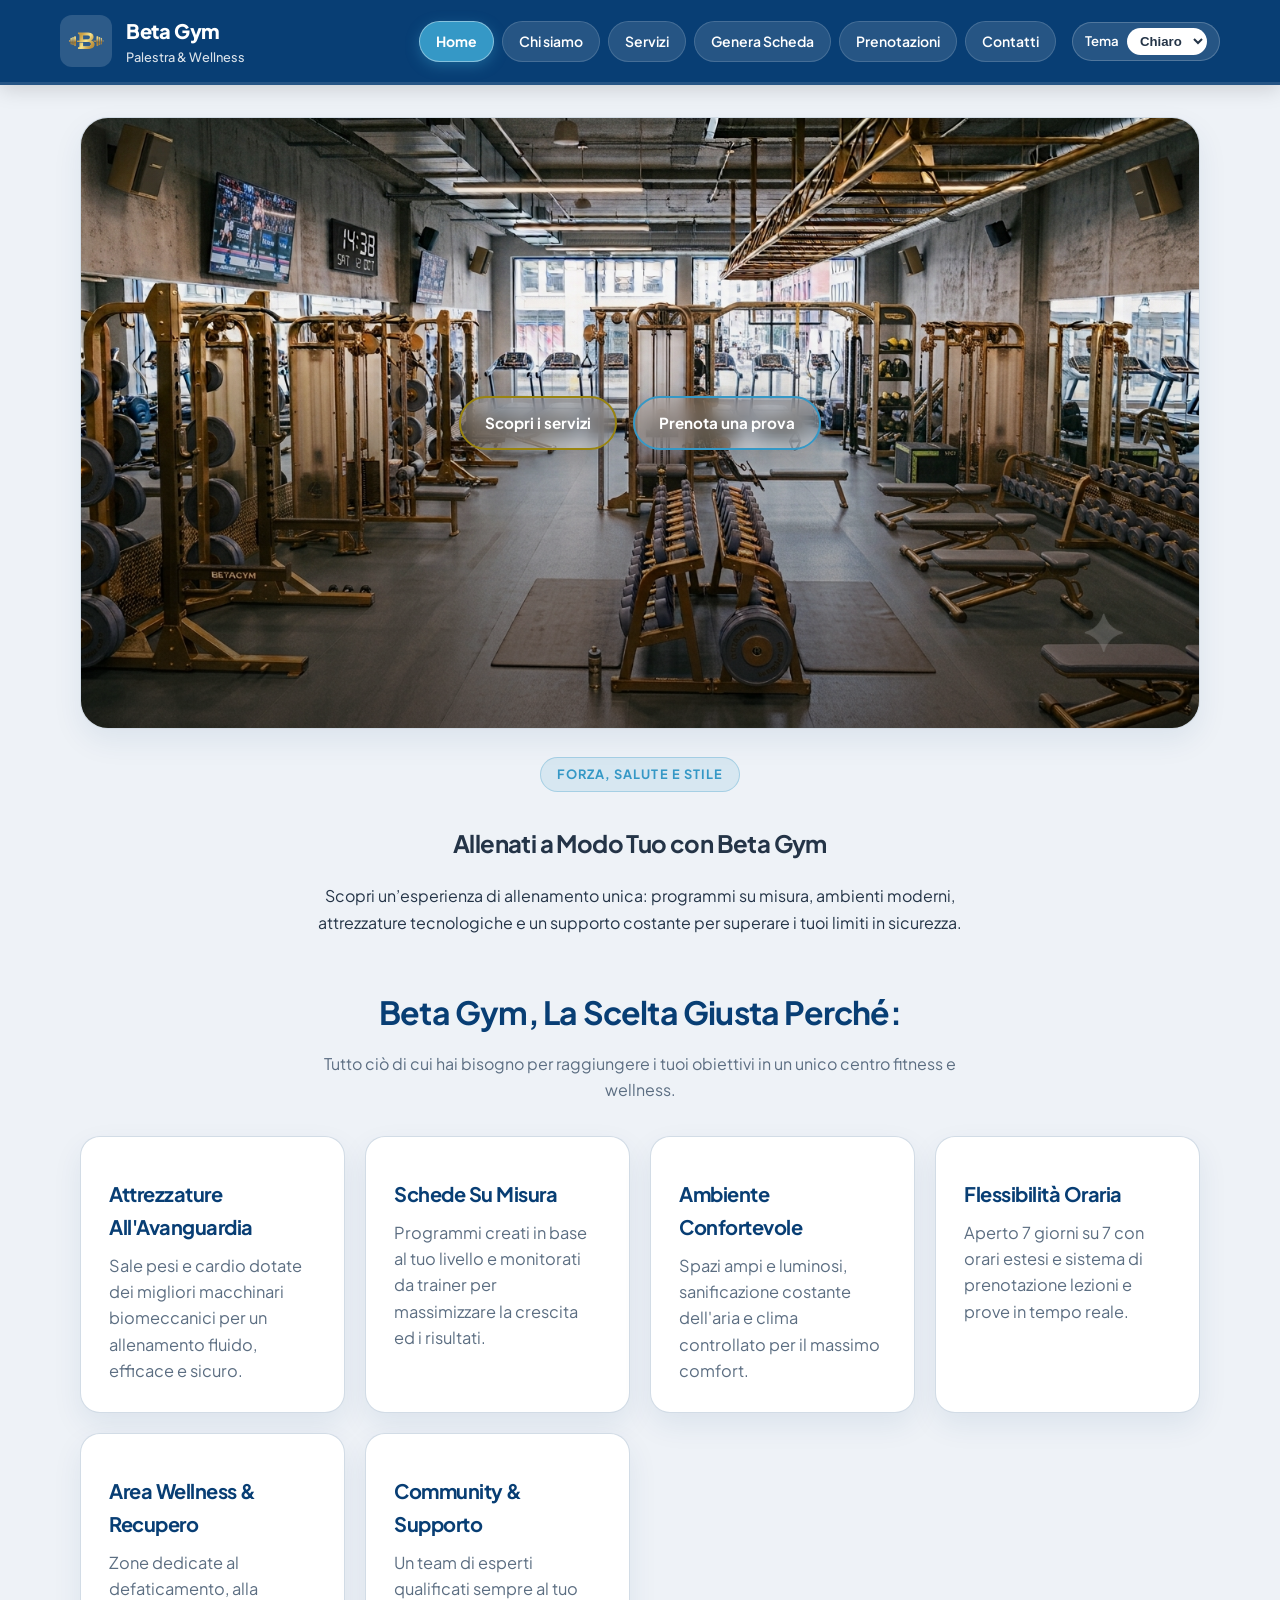
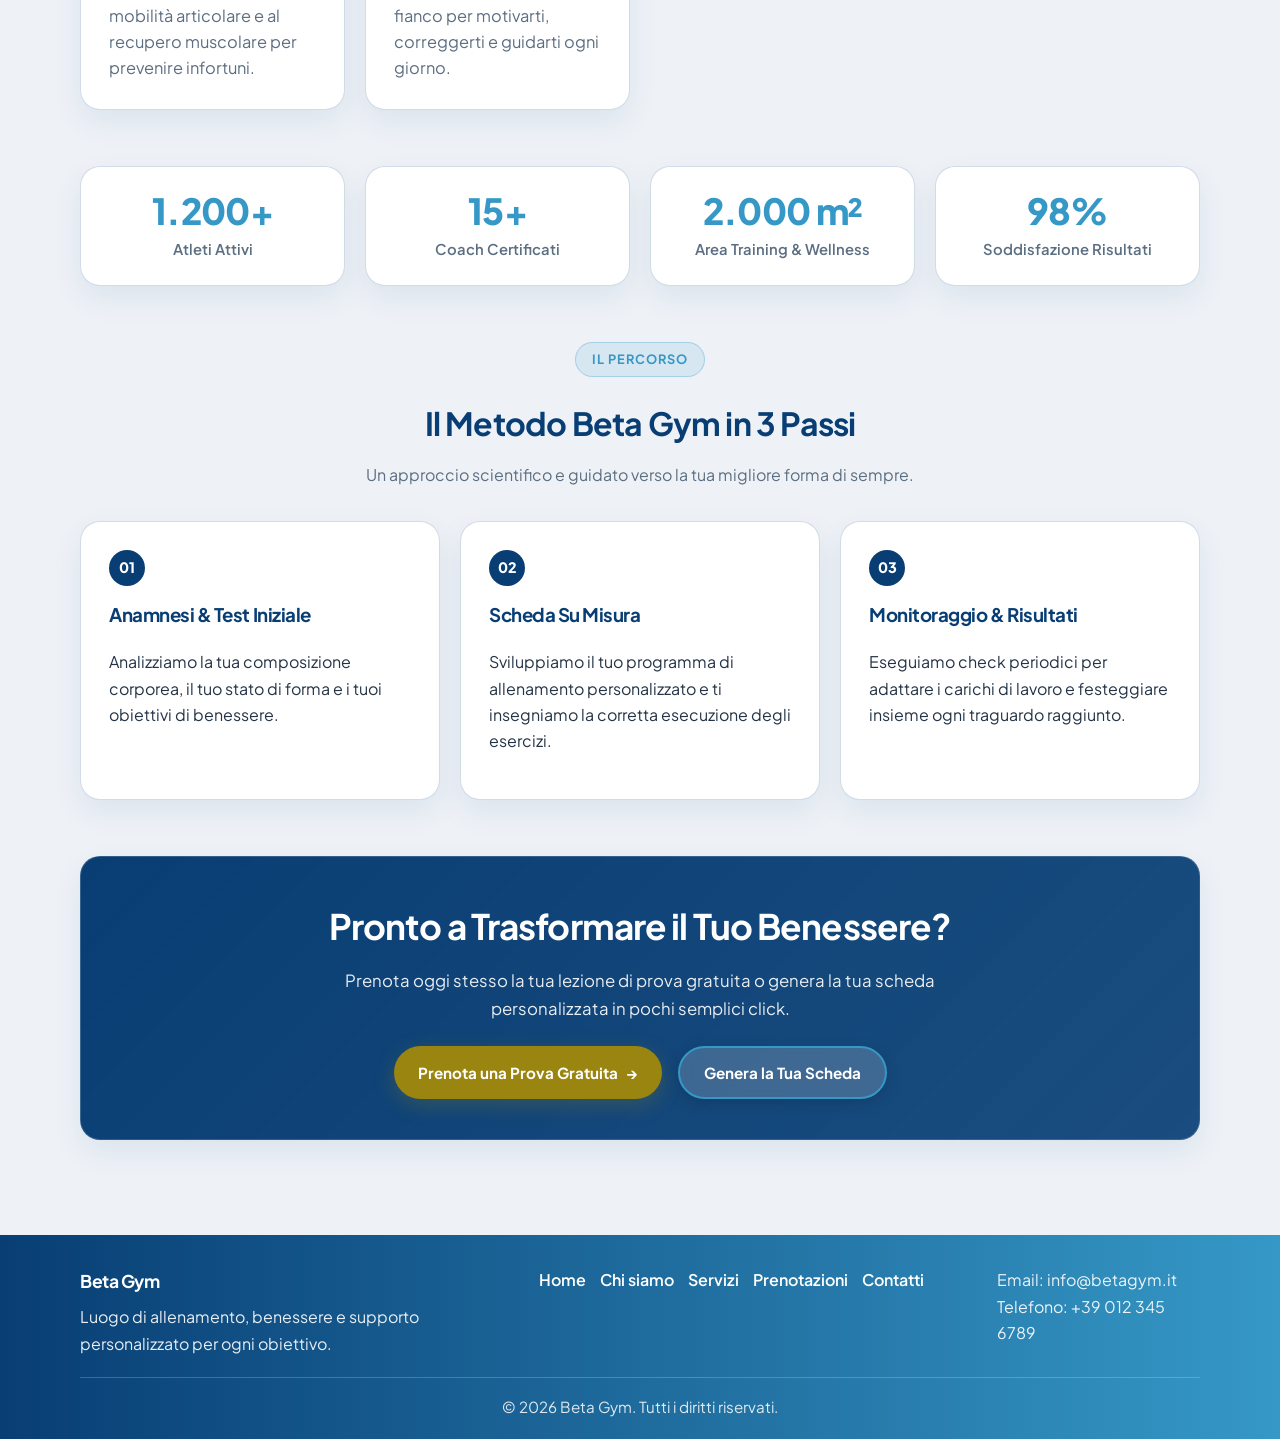
<file: index.html>
<!DOCTYPE html>
<html lang="it">

<head>
    <meta charset="UTF-8">
    <meta name="viewport" content="width=device-width, initial-scale=1.0">
    <title>Beta Gym | Palestra & Wellness</title>
    <link rel="stylesheet" href="css/site.css">
</head>

<body>
    <header class="header">
        <div class="header__inner">
            <a class="brand" href="index.html">
                <img src="img/logo.png" alt="Logo Beta Gym" class="logo">
                <div>
                    <h1>Beta Gym</h1>
                    <p>Palestra & Wellness</p>
                </div>
            </a>
            <div class="navbar">
                <nav>
                    <a href="index.html">Home</a>
                    <a href="page/chiSiamo.html">Chi siamo</a>
                    <a href="page/servizi-abbonamenti.html">Servizi</a>
                    <a href="page/generaScheda.html">Genera Scheda</a>
                    <a href="page/prenotazioni.html">Prenotazioni</a>
                    <a href="page/contatti.html">Contatti</a>
                    <div class="theme-switcher">
                        <label for="tema" class="theme-label">Tema</label>
                        <select id="tema" aria-label="Seleziona tema">
                            <option value="chiaro">Chiaro</option>
                            <option value="scuro">Scuro</option>
                        </select>
                    </div>
                </nav>
            </div>
        </div>
    </header>



    <main>
        
        <section class="hero-container" style="margin-bottom: 50px;">
            <div style="position: relative;">
                <div class="hero-image-wrap">
                    <img id="foto" src="img/home.png" alt="Allenamento in palestra Beta Gym">
                </div>
                <div class="hero-actions">
                    <a class="button button--primary" href="page/servizi-abbonamenti.html">Scopri i servizi</a>
                    <a class="button button--secondary" href="page/prenotazioni.html">Prenota una prova</a>
                </div>
            </div>
            <div class="hero-content" style="margin-top: 28px; text-align: center;">
                <span class="hero-label">FORZA, SALUTE E STILE</span>
                <h1>Allenati a Modo Tuo con Beta Gym</h1>
                <p style="max-width: 720px; margin: 0 auto;">
                    Scopri un’esperienza di allenamento unica: programmi su misura, ambienti moderni, attrezzature
                    tecnologiche e un supporto costante per superare i tuoi limiti in sicurezza.
                </p>
            </div>
        </section>

        <!-- Section: Perché Beta Gym (La Scelta) -->
        <section style="margin-bottom: 56px;">
            <div style="text-align: center; margin-bottom: 32px;">
                <h2 style="color: var(--primo); font-size: 2rem; margin: 8px 0 12px;">Beta Gym, La Scelta Giusta Perché:</h2>
                <p style="color: var(--grigio); max-width: 680px; margin: 0 auto;">Tutto ciò di cui hai bisogno per
                    raggiungere i tuoi obiettivi in un unico centro fitness e wellness.</p>
            </div>

            <div class="feature-grid">
                <article class="feature-card">
                    <h3>Attrezzature All'Avanguardia</h3>
                    <p>Sale pesi e cardio dotate dei migliori macchinari biomeccanici per un allenamento fluido,
                        efficace e sicuro.</p>
                </article>
                <article class="feature-card">
                    <h3>Schede Su Misura</h3>
                    <p>Programmi creati in base al tuo livello e monitorati da trainer per massimizzare la crescita ed i
                        risultati.</p>
                </article>
                <article class="feature-card">
                    <h3>Ambiente Confortevole</h3>
                    <p>Spazi ampi e luminosi, sanificazione costante dell'aria e clima controllato per il massimo
                        comfort.</p>
                </article>
                <article class="feature-card">
                    <h3>Flessibilità Oraria</h3>
                    <p>Aperto 7 giorni su 7 con orari estesi e sistema di prenotazione lezioni e prove in tempo reale.
                    </p>
                </article>
                <article class="feature-card">
                    <h3>Area Wellness &amp; Recupero</h3>
                    <p>Zone dedicate al defaticamento, alla mobilità articolare e al recupero muscolare per prevenire
                        infortuni.</p>
                </article>
                <article class="feature-card">
                    <h3>Community &amp; Supporto</h3>
                    <p>Un team di esperti qualificati sempre al tuo fianco per motivarti, correggerti e guidarti ogni
                        giorno.</p>
                </article>
            </div>
        </section>

        <!-- Section: Numeri & Statistiche -->
        <section style="margin-bottom: 56px;">
            <div class="grid-4">
                <div class="stat-card">
                    <div class="stat-number">1.200+</div>
                    <div class="stat-label">Atleti Attivi</div>
                </div>
                <div class="stat-card">
                    <div class="stat-number">15+</div>
                    <div class="stat-label">Coach Certificati</div>
                </div>
                <div class="stat-card">
                    <div class="stat-number">2.000 m²</div>
                    <div class="stat-label">Area Training &amp; Wellness</div>
                </div>
                <div class="stat-card">
                    <div class="stat-number">98%</div>
                    <div class="stat-label">Soddisfazione Risultati</div>
                </div>
            </div>
        </section> 

        <!-- Section: Il Nostro Metodo in 3 Passi -->
        <section style="margin-bottom: 56px;">
            <div style="text-align: center; margin-bottom: 32px;">
                <span class="section-badge">IL PERCORSO</span>
                <h2 style="color: var(--primo); font-size: 2rem; margin: 8px 0 12px;">Il Metodo Beta Gym in 3 Passi</h2>
                <p style="color: var(--grigio); max-width: 640px; margin: 0 auto;">Un approccio scientifico e guidato
                    verso la tua migliore forma di sempre.</p>
            </div>

            <div class="grid-3">
                <article class="step-card">
                    <div class="step-number">01</div>
                    <h3 style="margin-top: 0; color: var(--primo);">Anamnesi &amp; Test Iniziale</h3>
                    <p>Analizziamo la tua composizione corporea, il tuo stato di forma e i tuoi obiettivi di benessere.
                    </p>
                </article>
                <article class="step-card">
                    <div class="step-number">02</div>
                    <h3 style="margin-top: 0; color: var(--primo);">Scheda Su Misura</h3>
                    <p>Sviluppiamo il tuo programma di allenamento personalizzato e ti insegniamo la corretta esecuzione
                        degli esercizi.</p>
                </article>
                <article class="step-card">
                    <div class="step-number">03</div>
                    <h3 style="margin-top: 0; color: var(--primo);">Monitoraggio &amp; Risultati</h3>
                    <p>Eseguiamo check periodici per adattare i carichi di lavoro e festeggiare insieme ogni traguardo
                        raggiunto.</p>
                </article>
            </div>
        </section>

            <section class="cta-banner">
            <h2>Pronto a Trasformare il Tuo Benessere?</h2>
            <p>Prenota oggi stesso la tua lezione di prova gratuita o genera la tua scheda personalizzata in pochi
                semplici click.</p>
            <div class="button-group">
                <a class="button" href="page/prenotazioni.html">Prenota una Prova Gratuita <span
                        class="btn-icon">→</span></a>
                <a class="button button--secondary" href="page/generaScheda.html">Genera la Tua Scheda</a>
            </div>
        </section>
    </main>

    <footer class="site-footer">
        <div class="site-footer__inner">
            <div>
                <h3>Beta Gym</h3>
                <p>Luogo di allenamento, benessere e supporto personalizzato per ogni obiettivo.</p>
            </div>
            <div class="site-footer__links">
                <a href="index.html">Home</a>
                <a href="page/chiSiamo.html">Chi siamo</a>
                <a href="page/servizi-abbonamenti.html">Servizi</a>
                <a href="page/prenotazioni.html">Prenotazioni</a>
                <a href="page/contatti.html">Contatti</a>
            </div>
            <div>
                <p>Email: info@betagym.it</p>
                <p>Telefono: +39 012 345 6789</p>
            </div>
        </div>
        <div class="site-footer__bottom">© 2026 Beta Gym. Tutti i diritti riservati.</div>
    </footer>
    <script src="addOn/tema.js"></script>
</body>

</html>
</file>
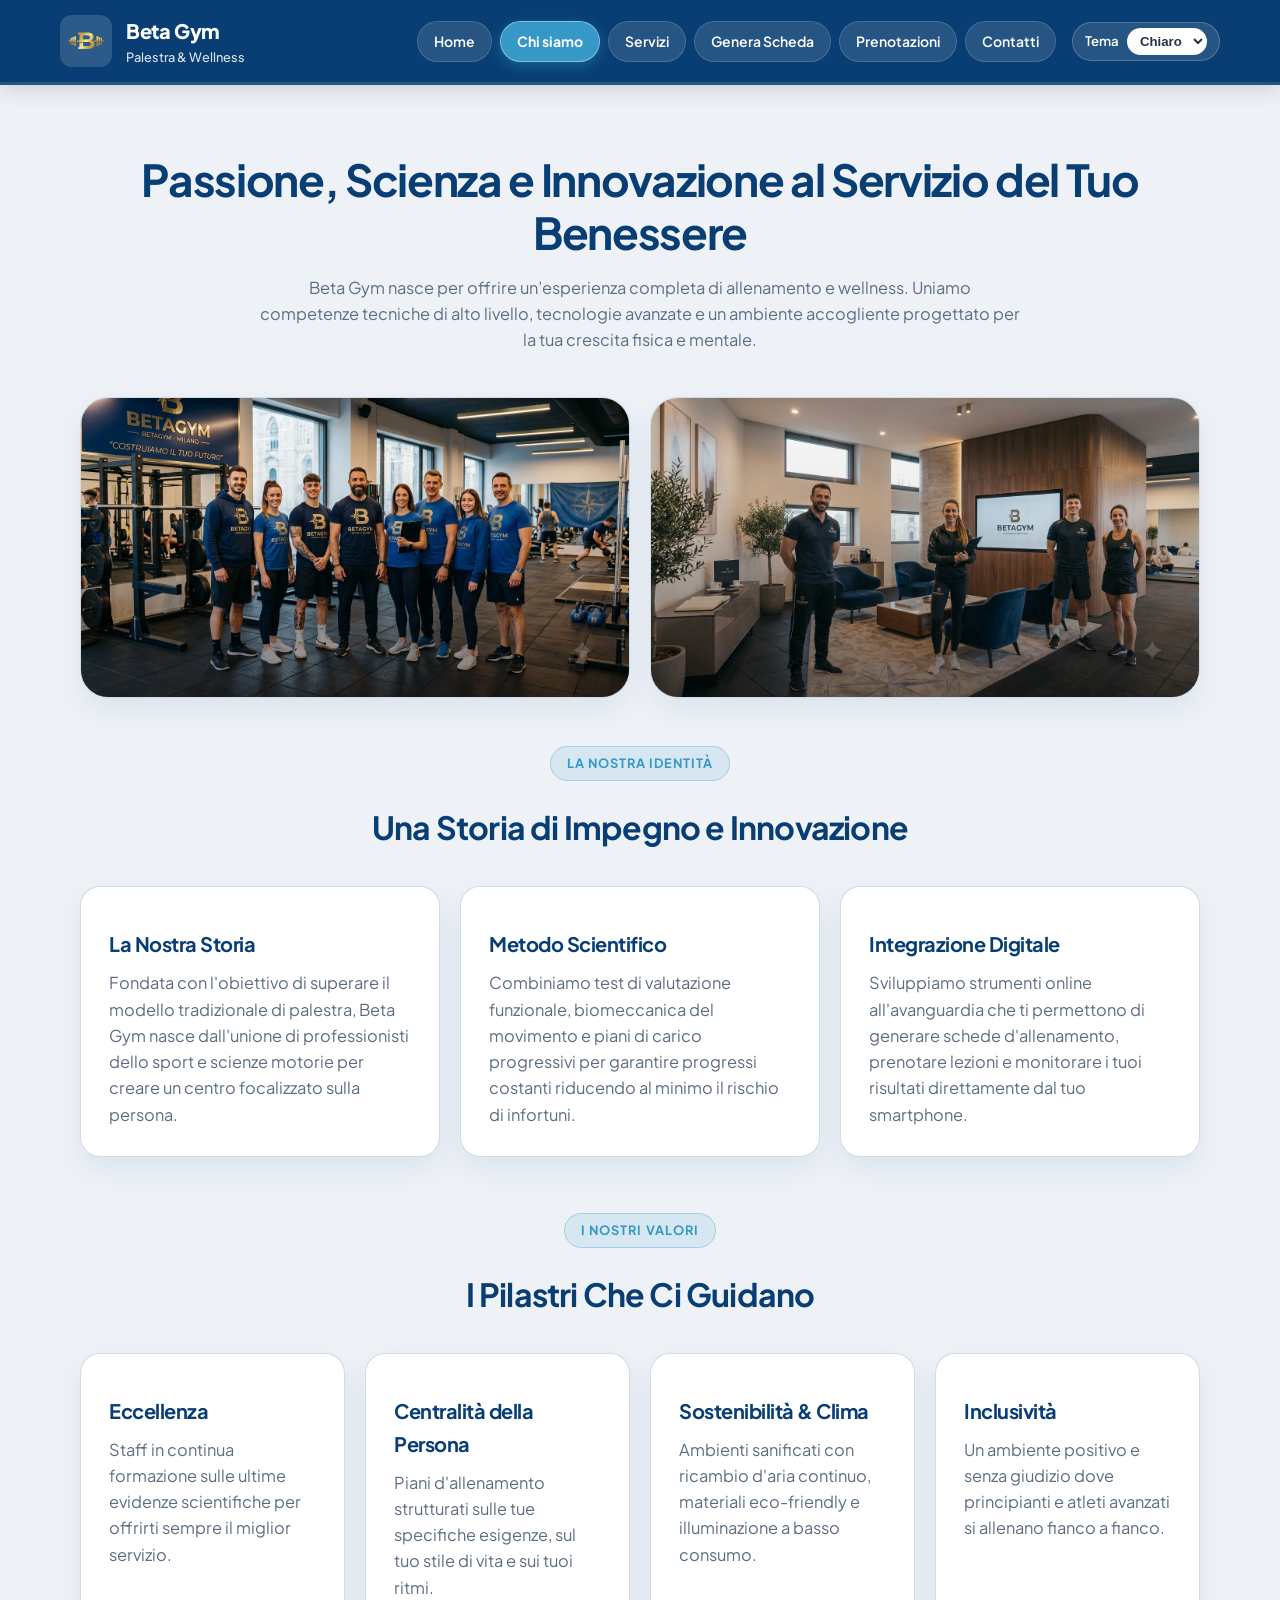
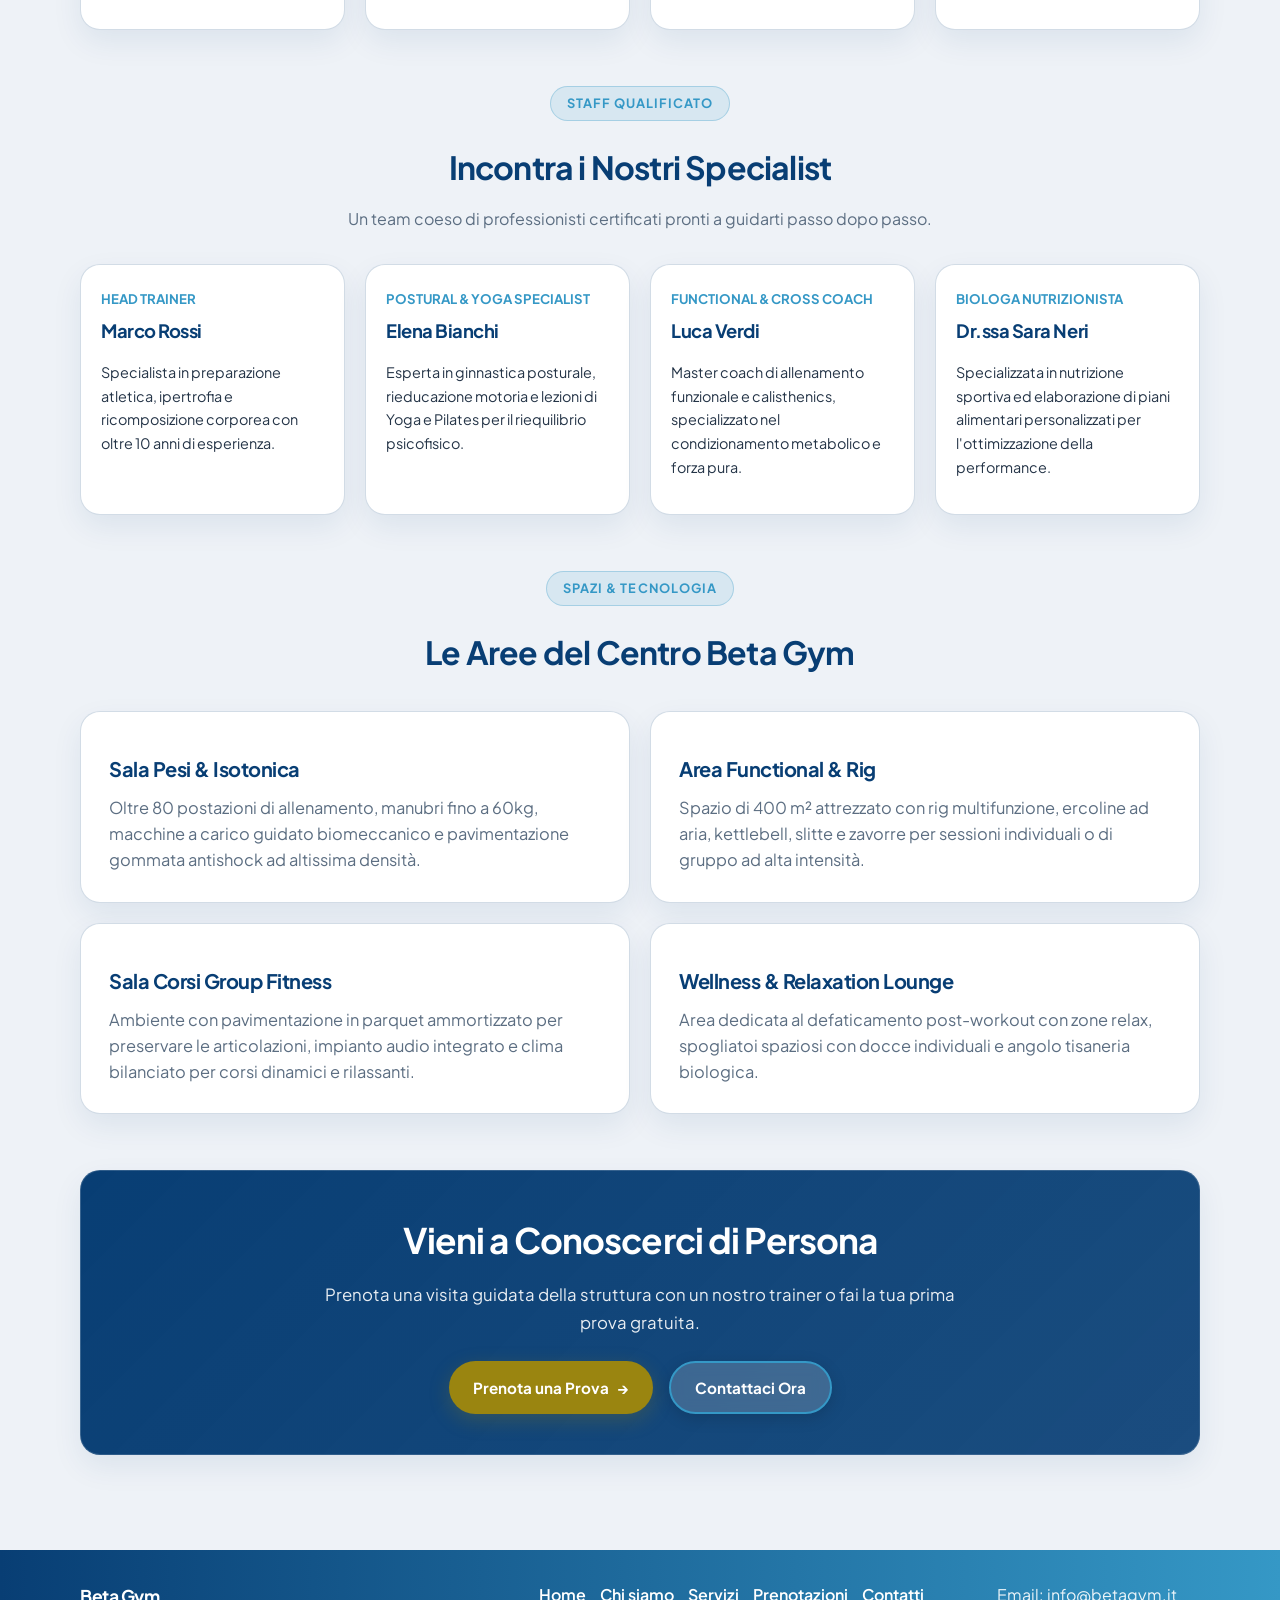
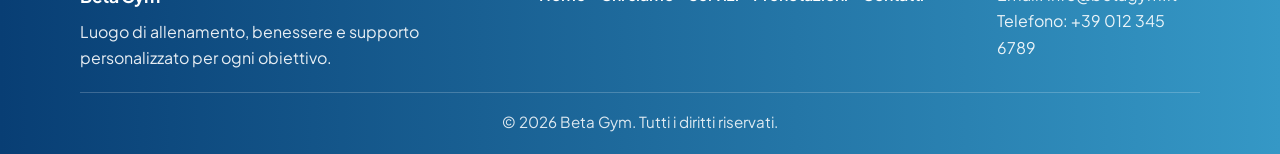
<file: page/chiSiamo.html>
<!DOCTYPE html>
<html lang="it">
<head>
    <meta charset="UTF-8">
    <meta name="viewport" content="width=device-width, initial-scale=1.0">
    <title>Chi Siamo | Beta Gym</title>
    <link rel="stylesheet" href="../css/site.css">
</head>
<body>
    <header class="header">
        <div class="header__inner">
            <a class="brand" href="../index.html">
                <img src="../img/logo.png" alt="Logo Beta Gym" class="logo">
                <div>
                    <h1>Beta Gym</h1>
                    <p>Palestra & Wellness</p>
                </div>
            </a>
            <div class="navbar">
                <nav>
                    <a href="../index.html">Home</a>
                    <a href="chiSiamo.html">Chi siamo</a>
                    <a href="servizi-abbonamenti.html">Servizi</a>
                    <a href="generaScheda.html">Genera Scheda</a>
                    <a href="prenotazioni.html">Prenotazioni</a>
                    <a href="contatti.html">Contatti</a>
                    <div class="theme-switcher">
                        <label for="tema" class="theme-label">Tema</label>
                        <select id="tema" aria-label="Seleziona tema">
                            <option value="chiaro">Chiaro</option>
                            <option value="scuro">Scuro</option>
                        </select>
                    </div>
                </nav>
            </div>
        </div>
    </header>

    <main>
        <section style="margin-bottom: 48px;">
            <div class="page-header" style="text-align: center; padding-bottom: 12px;">
                <h1>Passione, Scienza e Innovazione al Servizio del Tuo Benessere</h1>
                <p style="max-width: 760px; margin: 0 auto;">
                    Beta Gym nasce per offrire un’esperienza completa di allenamento e wellness. Uniamo competenze tecniche di alto livello, tecnologie avanzate e un ambiente accogliente progettato per la tua crescita fisica e mentale.
                </p>
            </div>

            <div class="hero-gridImg" style="margin-top: 32px;">
                <div class="hero-image-wrap">
                    <img src="../img/team.png" alt="Il team di allenatori Beta Gym">
        
                </div>
                <div class="hero-image-wrap">
                    <img src="../img/team2.png" alt="Gli spazi e le attrezzature Beta Gym">
                </div>
            </div>
        </section>

        <section style="margin-bottom: 56px;">
            <div style="text-align: center; margin-bottom: 32px;">
                <span class="section-badge">LA NOSTRA IDENTITÀ</span>
                <h2 style="color: var(--primo); font-size: 2rem; margin: 8px 0 12px;">Una Storia di Impegno e Innovazione</h2>
            </div>

            <div class="grid-3">
                <article class="card">
                    <h3>La Nostra Storia</h3>
                    <p>Fondata con l'obiettivo di superare il modello tradizionale di palestra, Beta Gym nasce dall'unione di professionisti dello sport e scienze motorie per creare un centro focalizzato sulla persona.</p>
                </article>
                <article class="card">
                    <h3>Metodo Scientifico</h3>
                    <p>Combiniamo test di valutazione funzionale, biomeccanica del movimento e piani di carico progressivi per garantire progressi costanti riducendo al minimo il rischio di infortuni.</p>
                </article>
                <article class="card">
                    <h3>Integrazione Digitale</h3>
                    <p>Sviluppiamo strumenti online all'avanguardia che ti permettono di generare schede d'allenamento, prenotare lezioni e monitorare i tuoi risultati direttamente dal tuo smartphone.</p>
                </article>
            </div>
        </section>

        <section style="margin-bottom: 56px;">
            <div style="text-align: center; margin-bottom: 32px;">
                <span class="section-badge">I NOSTRI VALORI</span>
                <h2 style="color: var(--primo); font-size: 2rem; margin: 8px 0 12px;">I Pilastri Che Ci Guidano</h2>
            </div>

            <div class="grid-4">
                <article class="feature-card">
                    <h3>Eccellenza</h3>
                    <p>Staff in continua formazione sulle ultime evidenze scientifiche per offrirti sempre il miglior servizio.</p>
                </article>
                <article class="feature-card">
                    <h3>Centralità della Persona</h3>
                    <p>Piani d'allenamento strutturati sulle tue specifiche esigenze, sul tuo stile di vita e sui tuoi ritmi.</p>
                </article>
                <article class="feature-card">
                    <h3>Sostenibilità &amp; Clima</h3>
                    <p>Ambienti sanificati con ricambio d'aria continuo, materiali eco-friendly e illuminazione a basso consumo.</p>
                </article>
                <article class="feature-card">
                    <h3>Inclusività</h3>
                    <p>Un ambiente positivo e senza giudizio dove principianti e atleti avanzati si allenano fianco a fianco.</p>
                </article>
            </div>
        </section>

        <!-- Section: Il Nostro Team -->
        <section style="margin-bottom: 56px;">
            <div style="text-align: center; margin-bottom: 32px;">
                <span class="section-badge">STAFF QUALIFICATO</span>
                <h2 style="color: var(--primo); font-size: 2rem; margin: 8px 0 12px;">Incontra i Nostri Specialist</h2>
                <p style="color: var(--grigio); max-width: 640px; margin: 0 auto;">Un team coeso di professionisti certificati pronti a guidarti passo dopo passo.</p>
            </div>

            <div class="grid-4">
                <article class="team-card">
                    <div class="team-card-body">
                        <span class="team-card-role">Head Trainer</span>
                        <h4>Marco Rossi</h4>
                        <p style="font-size: 0.9rem;">Specialista in preparazione atletica, ipertrofia e ricomposizione corporea con oltre 10 anni di esperienza.</p>
                    </div>
                </article>

                <article class="team-card">
                    <div class="team-card-body">
                        <span class="team-card-role">Postural &amp; Yoga Specialist</span>
                        <h4>Elena Bianchi</h4>
                        <p style="font-size: 0.9rem;">Esperta in ginnastica posturale, rieducazione motoria e lezioni di Yoga e Pilates per il riequilibrio psicofisico.</p>
                    </div>
                </article>

                <article class="team-card">
                    <div class="team-card-body">
                        <span class="team-card-role">Functional &amp; Cross Coach</span>
                        <h4>Luca Verdi</h4>
                        <p style="font-size: 0.9rem;">Master coach di allenamento funzionale e calisthenics, specializzato nel condizionamento metabolico e forza pura.</p>
                    </div>
                </article>

                <article class="team-card">
                    <div class="team-card-body">
                        <span class="team-card-role">Biologa Nutrizionista</span>
                        <h4>Dr.ssa Sara Neri</h4>
                        <p style="font-size: 0.9rem;">Specializzata in nutrizione sportiva ed elaborazione di piani alimentari personalizzati per l'ottimizzazione della performance.</p>
                    </div>
                </article>
            </div>
        </section>

        <!-- Section: Le Aree del Centro -->
        <section style="margin-bottom: 56px;">
            <div style="text-align: center; margin-bottom: 32px;">
                <span class="section-badge">SPAZI &amp; TECNOLOGIA</span>
                <h2 style="color: var(--primo); font-size: 2rem; margin: 8px 0 12px;">Le Aree del Centro Beta Gym</h2>
            </div>

            <div class="grid-2">
                <article class="card">
                    <h3> Sala Pesi &amp; Isotonica</h3>
                    <p>Oltre 80 postazioni di allenamento, manubri fino a 60kg, macchine a carico guidato biomeccanico e pavimentazione gommata antishock ad altissima densità.</p>
                </article>
                <article class="card">
                    <h3> Area Functional &amp; Rig</h3>
                    <p>Spazio di 400 m² attrezzato con rig multifunzione, ercoline ad aria, kettlebell, slitte e zavorre per sessioni individuali o di gruppo ad alta intensità.</p>
                </article>
                <article class="card">
                    <h3> Sala Corsi Group Fitness</h3>
                    <p>Ambiente con pavimentazione in parquet ammortizzato per preservare le articolazioni, impianto audio integrato e clima bilanciato per corsi dinamici e rilassanti.</p>
                </article>
                <article class="card">
                    <h3> Wellness &amp; Relaxation Lounge</h3>
                    <p>Area dedicata al defaticamento post-workout con zone relax, spogliatoi spaziosi con docce individuali e angolo tisaneria biologica.</p>
                </article>
            </div>
        </section>

        <!-- CTA Banner -->
        <section class="cta-banner">
            <h2>Vieni a Conoscerci di Persona</h2>
            <p>Prenota una visita guidata della struttura con un nostro trainer o fai la tua prima prova gratuita.</p>
            <div class="button-group">
                <a class="button" href="prenotazioni.html">Prenota una Prova <span class="btn-icon">→</span></a>
                <a class="button button--secondary" href="contatti.html">Contattaci Ora</a>
            </div>
        </section>
    </main>

    <footer class="site-footer">
        <div class="site-footer__inner">
            <div>
                <h3>Beta Gym</h3>
                <p>Luogo di allenamento, benessere e supporto personalizzato per ogni obiettivo.</p>
            </div>
            <div class="site-footer__links">
                <a href="../index.html">Home</a>
                <a href="chiSiamo.html">Chi siamo</a>
                <a href="servizi-abbonamenti.html">Servizi</a>
                <a href="prenotazioni.html">Prenotazioni</a>
                <a href="contatti.html">Contatti</a>
            </div>
            <div>
                <p>Email: info@betagym.it</p>
                <p>Telefono: +39 012 345 6789</p>
            </div>
        </div>
        <div class="site-footer__bottom">© 2026 Beta Gym. Tutti i diritti riservati.</div>
    </footer>
    <script src="../addOn/tema.js"></script>
</body>
</html>
</file>
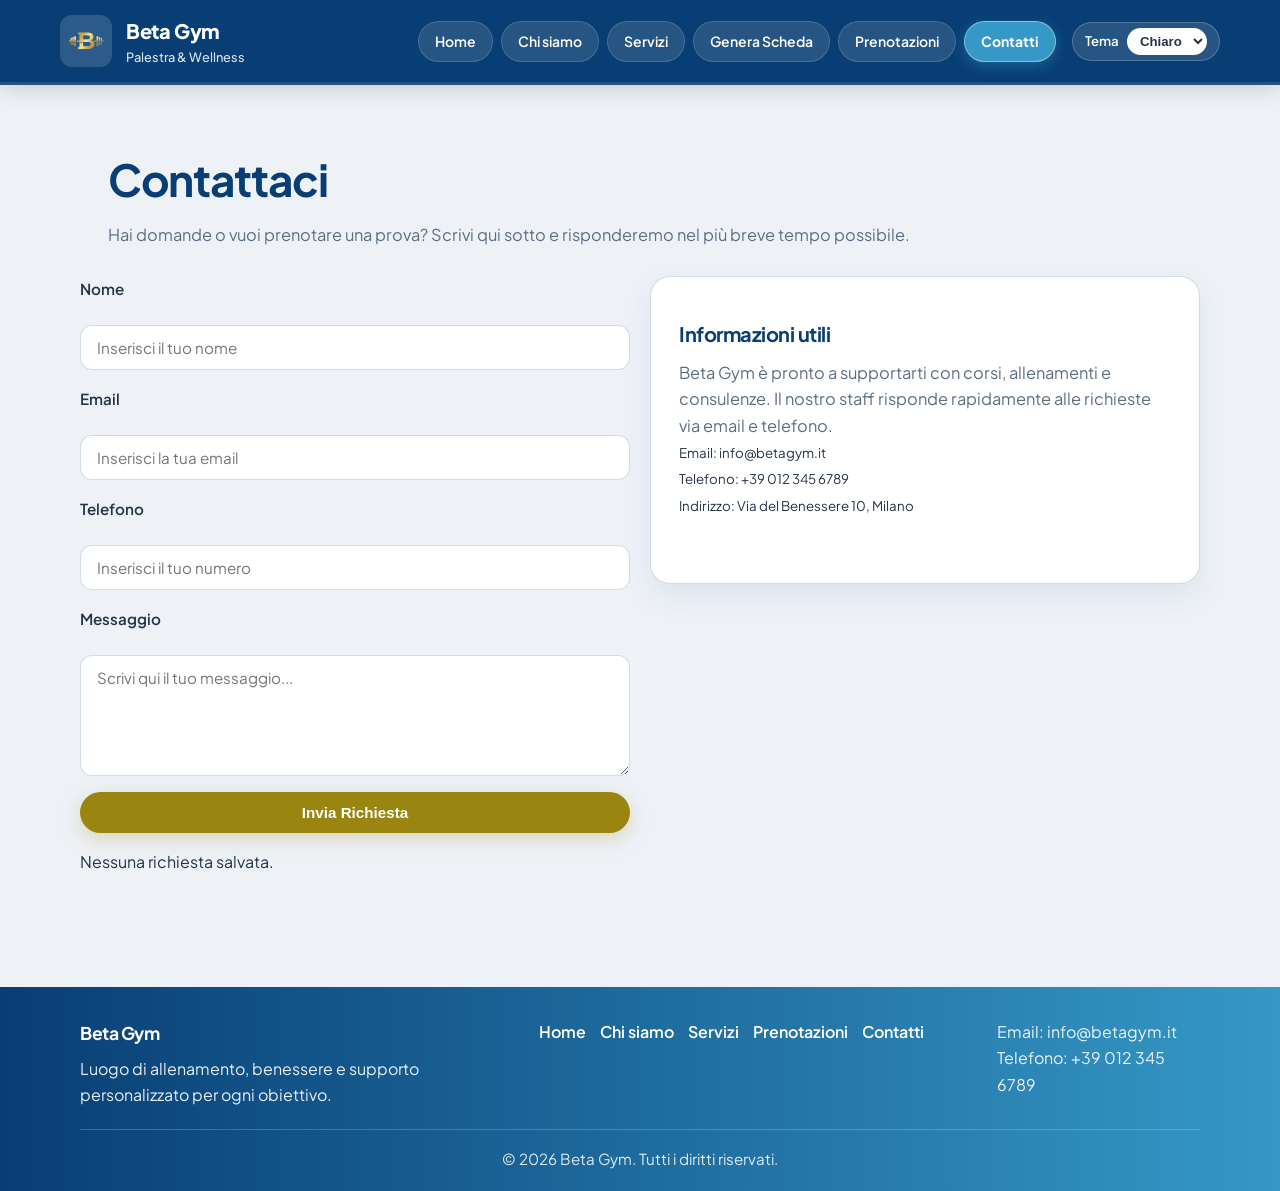
<file: page/contatti.html>
<!DOCTYPE html>
<html lang="it">

<head>
    <meta charset="UTF-8">
    <meta name="viewport" content="width=device-width, initial-scale=1.0">
    <title>Contatti | Beta Gym</title>
    <link rel="stylesheet" href="../css/site.css">
</head>

<body>
    <header class="header">
        <div class="header__inner">
            <a class="brand" href="../index.html">
                <img src="../img/logo.png" alt="Logo Beta Gym" class="logo">
                <div>
                    <h1>Beta Gym</h1>
                    <p>Palestra & Wellness</p>
                </div>
            </a>
            <div class="navbar">
                <nav>
                    <a href="../index.html">Home</a>
                    <a href="chiSiamo.html">Chi siamo</a>
                    <a href="servizi-abbonamenti.html">Servizi</a>
                    <a href="generaScheda.html">Genera Scheda</a>
                    <a href="prenotazioni.html">Prenotazioni</a>
                    <a href="contatti.html">Contatti</a>
                    <div class="theme-switcher">
                        <label for="tema" class="theme-label">Tema</label>
                        <select id="tema" aria-label="Seleziona tema">
                            <option value="chiaro">Chiaro</option>
                            <option value="scuro">Scuro</option>
                        </select>
                    </div>
                </nav>
            </div>
        </div>
    </header>

    <main>
        <section>
            <div class="page-header">
                <h1>Contattaci</h1>
                <p>Hai domande o vuoi prenotare una prova? Scrivi qui sotto e risponderemo nel più breve tempo possibile.</p>
            </div>
            <div class="grid-2">
                <div>
                    <form class="contact-form" id="contact-form">
                        <label for="nome">Nome</label>
                        <input type="text" id="nome" name="nome" placeholder="Inserisci il tuo nome" required>

                        <label for="email">Email</label>
                        <input type="email" id="email" name="email" placeholder="Inserisci la tua email" required>

                        <label for="telefono">Telefono</label>
                        <input type="tel" id="telefono" name="telefono" placeholder="Inserisci il tuo numero">

                        <label for="messaggio">Messaggio</label>
                        <textarea id="messaggio" name="messaggio" rows="5" placeholder="Scrivi qui il tuo messaggio..." required></textarea>

                        <button type="submit">Invia Richiesta</button>
                    </form>
                    <div id="tabella" style="display:none; margin-top:16px;"></div>
                </div>
                <article class="card card-article">
                    <h3>Informazioni utili</h3>
                    <p>Beta Gym è pronto a supportarti con corsi, allenamenti e consulenze. Il nostro staff risponde rapidamente alle richieste via email e telefono.</p>
                    <small>Email: info@betagym.it<br>Telefono: +39 012 345 6789<br>Indirizzo: Via del Benessere 10, Milano</small>
                </article>
            </div>
        </section>
    </main>


    <footer class="site-footer">
        <div class="site-footer__inner">
            <div>
                <h3>Beta Gym</h3>
                <p>Luogo di allenamento, benessere e supporto personalizzato per ogni obiettivo.</p>
            </div>
            <div class="site-footer__links">
                <a href="../index.html">Home</a>
                <a href="chiSiamo.html">Chi siamo</a>
                <a href="servizi-abbonamenti.html">Servizi</a>
                <a href="prenotazioni.html">Prenotazioni</a>
                <a href="contatti.html">Contatti</a>
            </div>
            <div>
                <p>Email: info@betagym.it</p>
                <p>Telefono: +39 012 345 6789</p>
            </div>
        </div>
        <div class="site-footer__bottom">© 2026 Beta Gym. Tutti i diritti riservati.</div>
    </footer>
    <script src="../addOn/contatti&prenotazioni.js"></script>
    <script src="../addOn/tema.js"></script>

</body>

</html>
</file>
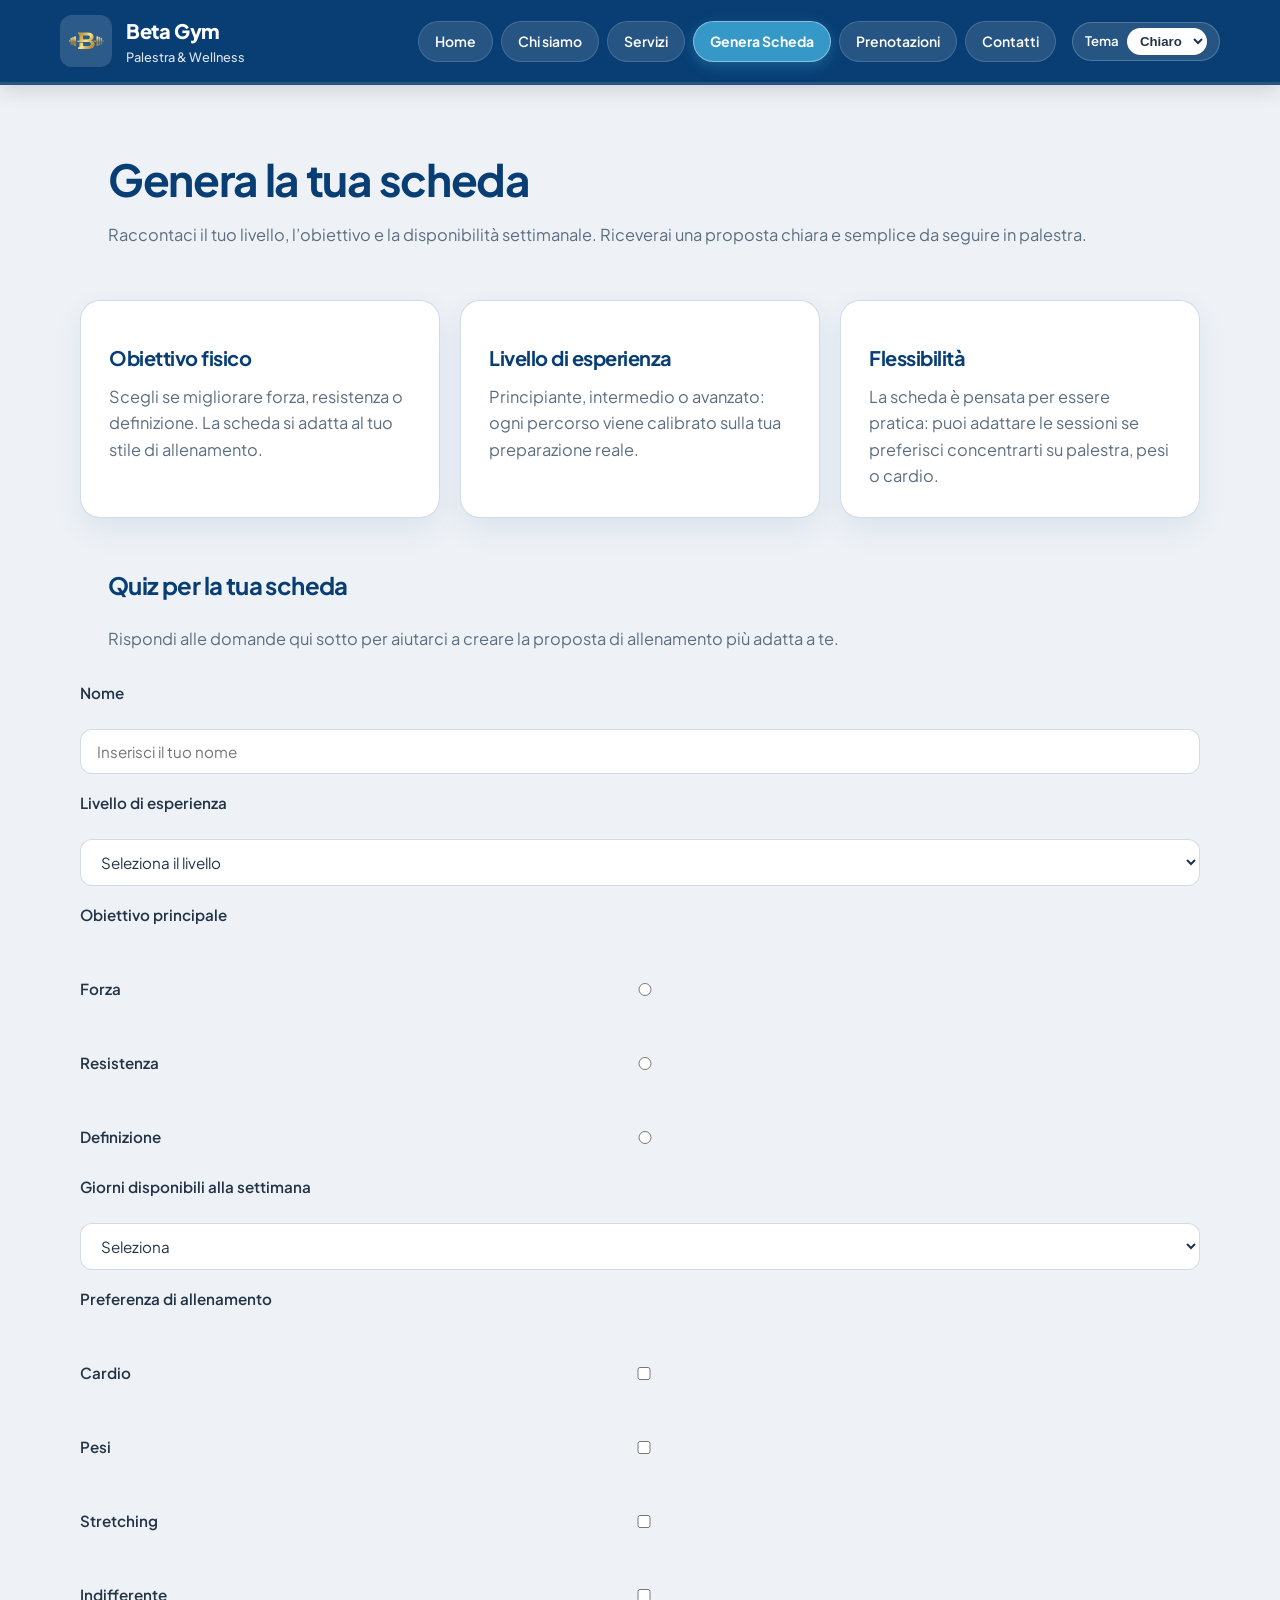
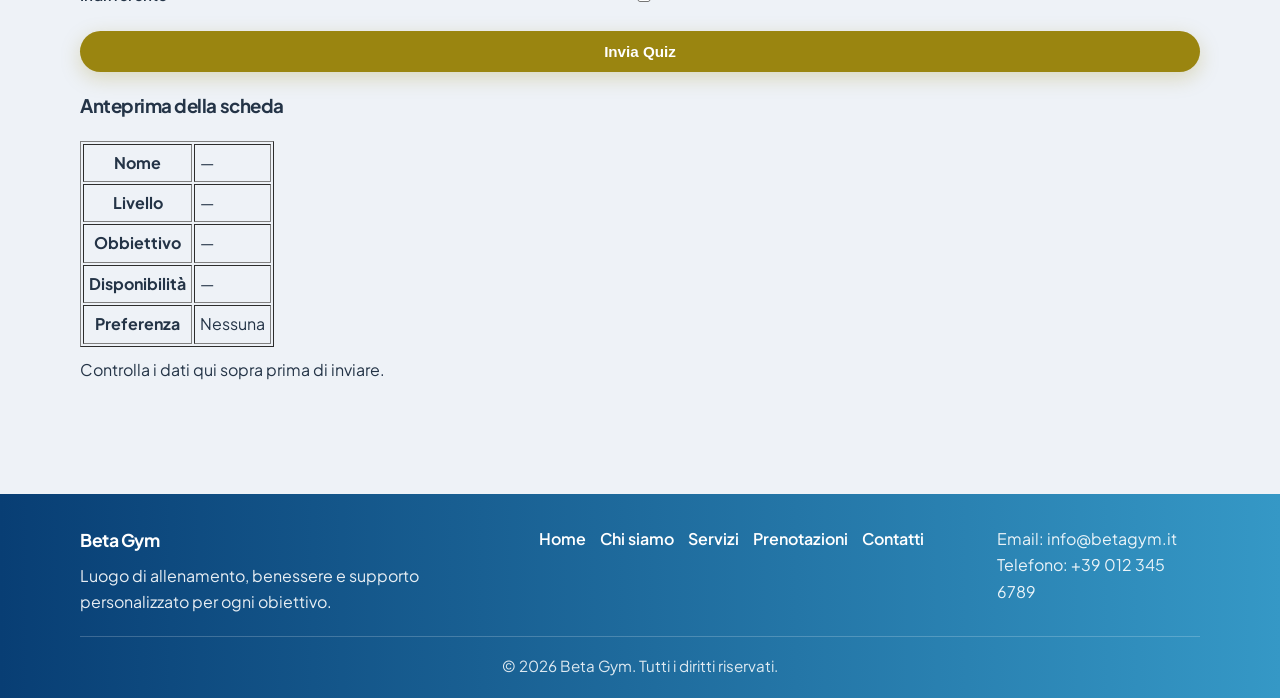
<file: page/generaScheda.html>
<!DOCTYPE html>
<html lang="it">

<head>
    <meta charset="UTF-8">
    <meta name="viewport" content="width=device-width, initial-scale=1.0">
    <title>Genera Scheda | Beta Gym</title>
    <link rel="stylesheet" href="../css/site.css">
</head>

<body>
    <header class="header">
        <div class="header__inner">
            <a class="brand" href="../index.html">
                <img src="../img/logo.png" alt="Logo Beta Gym" class="logo">
                <div>
                    <h1>Beta Gym</h1>
                    <p>Palestra & Wellness</p>
                </div>
            </a>
            <div class="navbar">
                <nav>
                    <a href="../index.html">Home</a>
                    <a href="chiSiamo.html">Chi siamo</a>
                    <a href="servizi-abbonamenti.html">Servizi</a>
                    <a href="generaScheda.html">Genera Scheda</a>
                    <a href="prenotazioni.html">Prenotazioni</a>
                    <a href="contatti.html">Contatti</a>
                    <div class="theme-switcher">
                        <label for="tema" class="theme-label">Tema</label>
                        <select id="tema" aria-label="Seleziona tema">
                            <option value="chiaro">Chiaro</option>
                            <option value="scuro">Scuro</option>
                        </select>
                    </div>
                </nav>
            </div>
        </div>
    </header>

    <main>
        <section>
            <div class="page-header">
                <h1>Genera la tua scheda</h1>
                <p>Raccontaci il tuo livello, l’obiettivo e la disponibilità settimanale. Riceverai una proposta chiara
                    e semplice da seguire in palestra.</p>
            </div>
            <div class="hero-gridText">
                <article class="card">
                    <h3>Obiettivo fisico</h3>
                    <p>Scegli se migliorare forza, resistenza o definizione. La scheda si adatta al tuo stile di
                        allenamento.</p>
                </article>
                <article class="feature-card">
                    <h3>Livello di esperienza</h3>
                    <p>Principiante, intermedio o avanzato: ogni percorso viene calibrato sulla tua preparazione reale.
                    </p>
                </article>
                <article class="feature-card">
                    <h3>Flessibilità</h3>
                    <p>La scheda è pensata per essere pratica: puoi adattare le sessioni se preferisci concentrarti su
                        palestra, pesi o cardio.</p>
                </article>
            </div>
        </section>
        <section>
            <div class="page-header">
                <h2>Quiz per la tua scheda</h2>
                <p>Rispondi alle domande qui sotto per aiutarci a creare la proposta di allenamento più adatta a te.</p>
            </div>
            <form id="quiz-form" class="contact-form">
                <!-- Nome dell'utente, usato solo per personalizzare la risposta -->
                <label for="nome">Nome</label>
                <input type="text" id="nome" name="nome" placeholder="Inserisci il tuo nome" required>

                <!-- Seleziona il livello di allenamento -->
                <label for="livello">Livello di esperienza</label>
                <select id="livello" name="livello" required>
                    <option value="">Seleziona il livello</option>
                    <option value="principiante">Principiante</option>
                    <option value="intermedio">Intermedio</option>
                    <option value="avanzato">Avanzato</option>
                </select>

                <!-- Scegli l'obiettivo principale -->
                <label>Obiettivo principale</label>
                <label><input type="radio" name="obiettivo" value="forza" required> Forza</label>
                <label><input type="radio" name="obiettivo" value="resistenza"> Resistenza</label>
                <label><input type="radio" name="obiettivo" value="definizione"> Definizione</label>

                <!-- Disponibilità settimanale -->
                <label for="disponibilita">Giorni disponibili alla settimana</label>
                <select id="disponibilita" name="disponibilita" required>
                    <option value="">Seleziona</option>
                    <option value="2">2 giorni</option>
                    <option value="3">3 giorni</option>
                    <option value="4">4 giorni</option>
                    <option value="5">5 giorni</option>
                    <option value="6">6 giorni</option>
                    <option value="7">7 giorni</option>
                </select>

                <!-- Preferenza per il tipo di allenamento -->
                <label>Preferenza di allenamento</label>
                <label><input type="checkbox" name="preferenza" value="cardio"> Cardio</label>
                <label><input type="checkbox" name="preferenza" value="pesi"> Pesi</label>
                <label><input type="checkbox" name="preferenza" value="stretching"> Stretching</label>
                <label><input type="checkbox" name="preferenza" value="indifferente"> Indifferente</label>

                <button type="submit">Invia Quiz</button>
            </form>
            <div id="quiz-result" style="display:flex; margin-top:16px;">
                <p>Compila il form per vedere l'anteprima della tua scheda.</p>
            </div>
        </section>
    </main>
    <script src="../api/genera-scheda.js"></script>
    <script src="../addOn/quizScheda.js"></script>
    <script src="../addOn/tema.js"></script>

    <footer class="site-footer">
        <div class="site-footer__inner">
            <div>
                <h3>Beta Gym</h3>
                <p>Luogo di allenamento, benessere e supporto personalizzato per ogni obiettivo.</p>
            </div>
            <div class="site-footer__links">
                <a href="../index.html">Home</a>
                <a href="chiSiamo.html">Chi siamo</a>
                <a href="servizi-abbonamenti.html">Servizi</a>
                <a href="prenotazioni.html">Prenotazioni</a>
                <a href="contatti.html">Contatti</a>
            </div>
            <div>
                <p>Email: info@betagym.it</p>
                <p>Telefono: +39 012 345 6789</p>
            </div>
        </div>
        <div class="site-footer__bottom">© 2026 Beta Gym. Tutti i diritti riservati.</div>
    </footer>
</body>

</html>
</file>
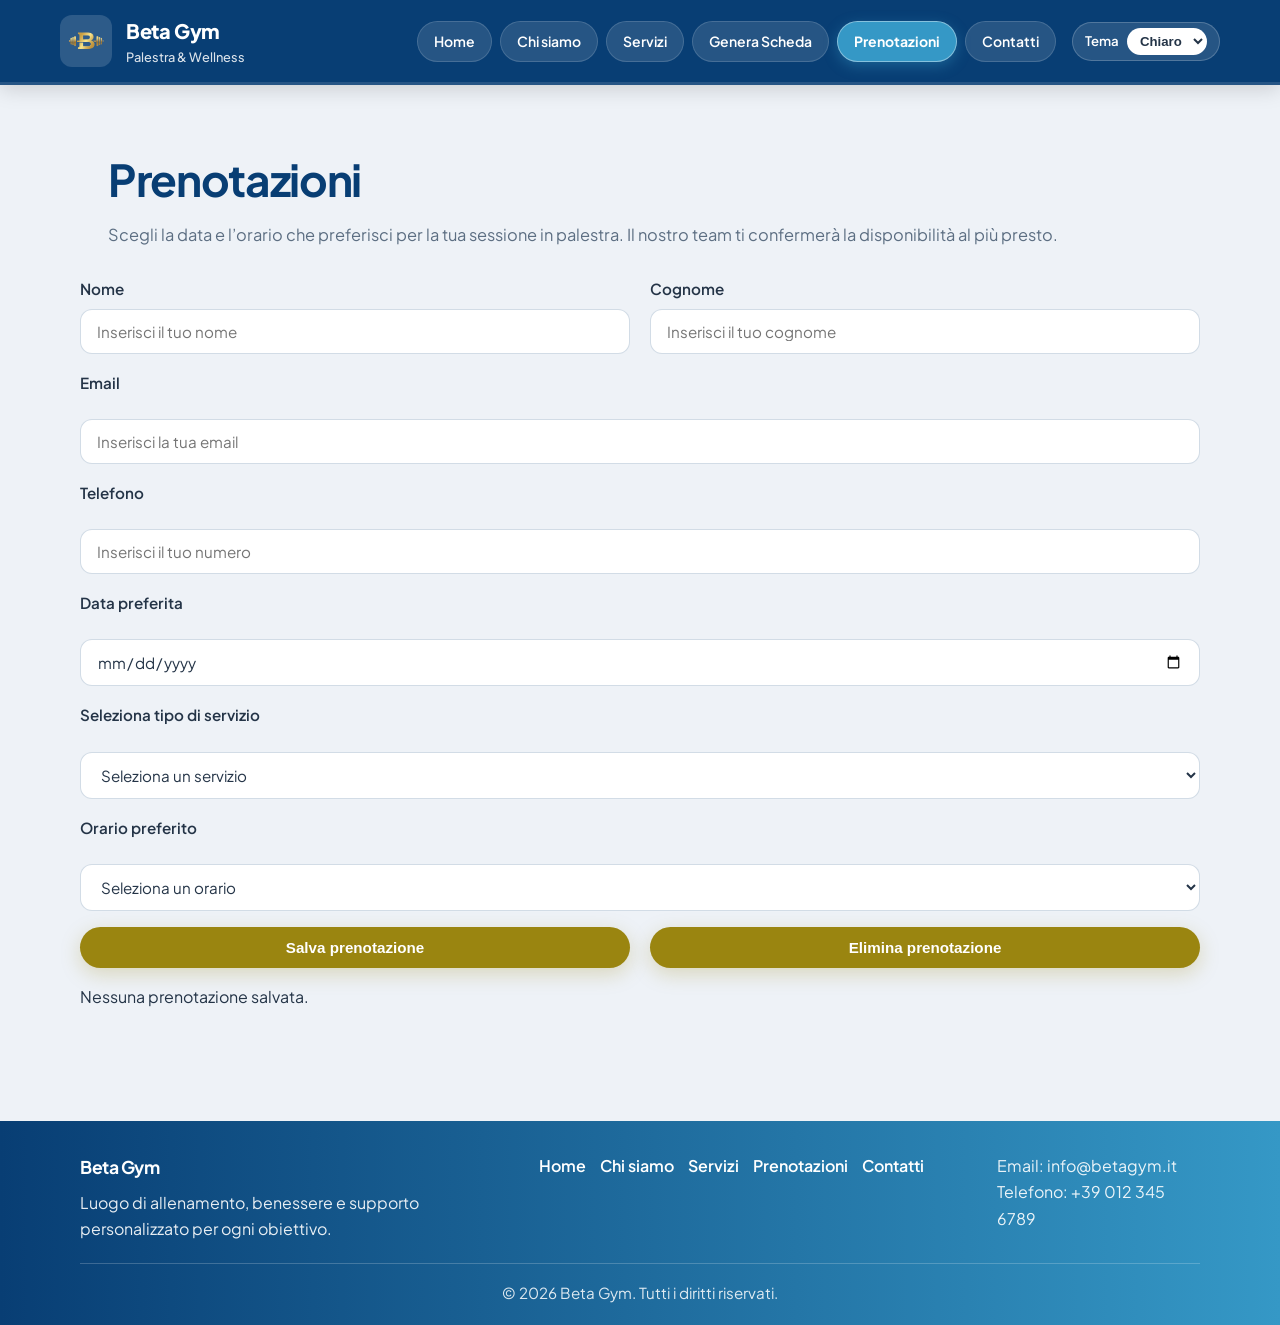
<file: page/prenotazioni.html>
<!DOCTYPE html>
<html lang="it">

<head>
    <meta charset="UTF-8">
    <meta name="viewport" content="width=device-width, initial-scale=1.0">
    <title>Prenotazioni</title>
    <link rel="stylesheet" href="../css/site.css">
</head>

<body>
    <header class="header">
        <div class="header__inner">
            <a class="brand" href="../index.html">
                <img src="../img/logo.png" alt="Logo Beta Gym" class="logo">
                <div>
                    <h1>Beta Gym</h1>
                    <p>Palestra & Wellness</p>
                </div>
            </a>
            <div class="navbar">
                <nav>
                    <a href="../index.html">Home</a>
                    <a href="chiSiamo.html">Chi siamo</a>
                    <a href="servizi-abbonamenti.html">Servizi</a>
                    <a href="generaScheda.html">Genera Scheda</a>
                    <a href="prenotazioni.html">Prenotazioni</a>
                    <a href="contatti.html">Contatti</a>
                    <div class="theme-switcher">
                        <label for="tema" class="theme-label">Tema</label>
                        <select id="tema" aria-label="Seleziona tema">
                            <option value="chiaro">Chiaro</option>
                            <option value="scuro">Scuro</option>
                        </select>
                    </div>
                </nav>
            </div>
        </div>
    </header>

    <main>
        <section>
            <div class="page-header">
                <h1>Prenotazioni</h1>
                <p>Scegli la data e l’orario che preferisci per la tua sessione in palestra. Il nostro team ti confermerà la disponibilità al più presto.</p>
            </div>
            <form id="booking-form" class="contact-form">
                <div class="grid-2">
                    <div>
                        <label for="nome">Nome</label>
                        <input type="text" id="nome" name="nome" placeholder="Inserisci il tuo nome" required>
                    </div>
                    <div>
                        <label for="cognome">Cognome</label>
                        <input type="text" id="cognome" name="cognome" placeholder="Inserisci il tuo cognome" required>
                    </div>
                </div>

                <label for="email">Email</label>
                <input type="email" id="email" name="email" placeholder="Inserisci la tua email" required>

                <label for="telefono">Telefono</label>
                <input type="tel" id="telefono" name="telefono" placeholder="Inserisci il tuo numero">

                <label for="data">Data preferita</label>
                <input type="date" id="data" name="data" required>

                <label for="servizio">Seleziona tipo di servizio</label>
                <select id="servizio" name="servizio" required>
                    <option value="">Seleziona un servizio</option>
                    <option>Abbonamento mensile</option>
                    <option>Corsi guidati</option>
                    <option>Personal training</option>
                    <option>Allenamento funzionale</option>
                    <option>Wellness e recupero</option>
                </select>

                <label for="orario">Orario preferito</label>
                <select id="orario" name="orario" required>
                    <option value="">Seleziona un orario</option>
                    <option>Mattina</option>
                    <option>Pomeriggio</option>
                    <option>Sera</option>
                </select>

                <div class="grid-2">
                    <button type="button" id="save-booking-btn">Salva prenotazione</button>
                    <button type="button" id="delete-booking-btn">Elimina prenotazione</button>
                </div>
            </form>
            <div id="booking-result"  style="display:flex; margin-top:16px;"></div>
        </section>
    </main>
    <footer class="site-footer">
        <div class="site-footer__inner">
            <div>
                <h3>Beta Gym</h3>
                <p>Luogo di allenamento, benessere e supporto personalizzato per ogni obiettivo.</p>
            </div>
            <div class="site-footer__links">
                <a href="../index.html">Home</a>
                <a href="chiSiamo.html">Chi siamo</a>
                <a href="servizi-abbonamenti.html">Servizi</a>
                <a href="prenotazioni.html">Prenotazioni</a>
                <a href="contatti.html">Contatti</a>
            </div>
            <div>
                <p>Email: info@betagym.it</p>
                <p>Telefono: +39 012 345 6789</p>
            </div>
        </div>
        <div class="site-footer__bottom">© 2026 Beta Gym. Tutti i diritti riservati.</div>
    </footer>
    <script src="../addOn/prenotazioni.js"></script>
    <script src="../addOn/tema.js"></script>
</body>

</html>
</file>
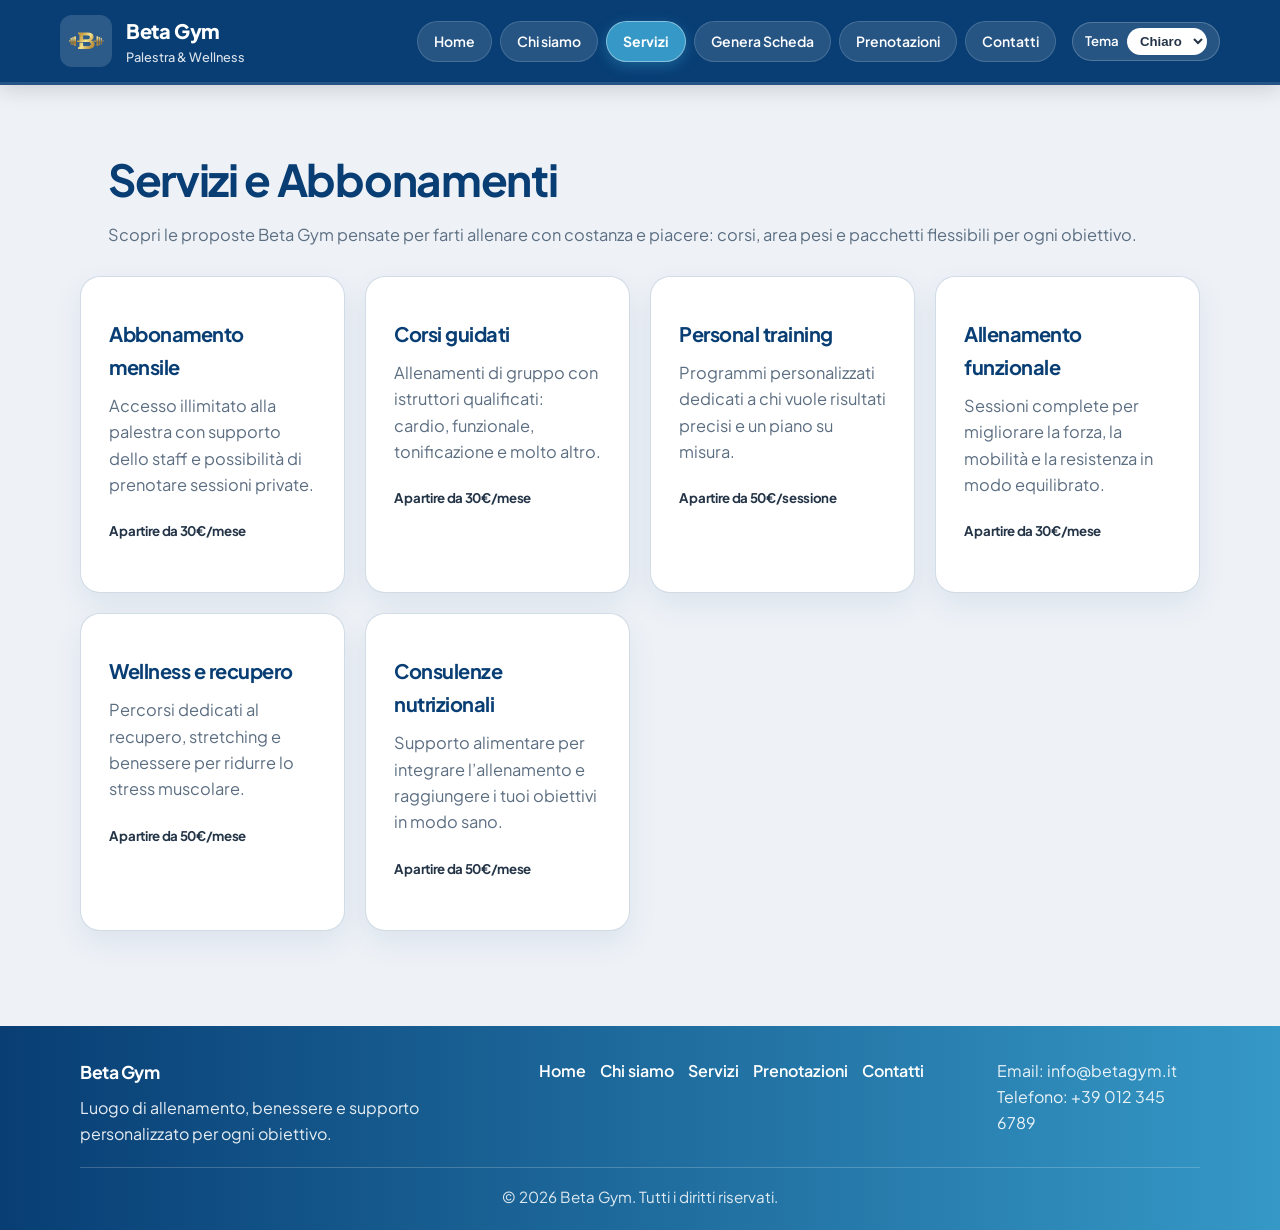
<file: page/servizi-abbonamenti.html>
<!DOCTYPE html>
<html lang="it">

<head>
    <meta charset="UTF-8">
    <meta name="viewport" content="width=device-width, initial-scale=1.0">
    <title>Servizi e Abbonamenti</title>
    <link rel="stylesheet" href="../css/site.css">
</head>

<body>
    <header class="header">
        <div class="header__inner">
            <a class="brand" href="../index.html">
                <img src="../img/logo.png" alt="Logo Beta Gym" class="logo">
                <div>
                    <h1>Beta Gym</h1>
                    <p>Palestra & Wellness</p>
                </div>
            </a>
            <div class="navbar">
                <nav>
                    <a href="../index.html">Home</a>
                    <a href="chiSiamo.html">Chi siamo</a>
                    <a href="servizi-abbonamenti.html">Servizi</a>
                    <a href="generaScheda.html">Genera Scheda</a>
                    <a href="prenotazioni.html">Prenotazioni</a>
                    <a href="contatti.html">Contatti</a>
                    <div class="theme-switcher">
                        <label for="tema" class="theme-label">Tema</label>
                        <select id="tema" aria-label="Seleziona tema">
                            <option value="chiaro">Chiaro</option>
                            <option value="scuro">Scuro</option>
                        </select>
                    </div>
                </nav>
            </div>
        </div>
    </header>

    <main>
        <section>
            <div class="page-header">
                <h1>Servizi e Abbonamenti</h1>
                <p>Scopri le proposte Beta Gym pensate per farti allenare con costanza e piacere: corsi, area pesi e
                    pacchetti flessibili per ogni obiettivo.</p>
            </div>
            <div class="feature-grid" id="service-list">
                <article class="feature-card">
                    <h3>Abbonamento mensile</h3>
                    <p>Accesso illimitato alla palestra con supporto dello staff e possibilità di prenotare sessioni
                        private.</p>
                    <h5>A partire da 30€/mese </h5>
                </article>
                <article class="feature-card">
                    <h3>Corsi guidati</h3>
                    <p>Allenamenti di gruppo con istruttori qualificati: cardio, funzionale, tonificazione e molto
                        altro.</p>
                    <h5>A partire da 30€/mese </h5>

                </article>
                <article class="feature-card">
                    <h3>Personal training</h3>
                    <p>Programmi personalizzati dedicati a chi vuole risultati precisi e un piano su misura.</p>
                    <h5>A partire da 50€/sessione </h5>
                </article>
                <article class="feature-card">
                    <h3>Allenamento funzionale</h3>
                    <p>Sessioni complete per migliorare la forza, la mobilità e la resistenza in modo equilibrato.</p>
                    <h5>A partire da 30€/mese </h5>
                </article>
                <article class="feature-card">
                    <h3>Wellness e recupero</h3>
                    <p>Percorsi dedicati al recupero, stretching e benessere per ridurre lo stress muscolare.</p>
                    <h5>A partire da 50€/mese </h5>
                </article>
                <article class="feature-card">
                    <h3>Consulenze nutrizionali</h3>
                    <p>Supporto alimentare per integrare l’allenamento e raggiungere i tuoi obiettivi in modo sano.</p>
                    <h5>A partire da 50€/mese </h5>
                </article>
            </div>
        </section>
    </main>

    <footer class="site-footer">
        <div class="site-footer__inner">
            <div>
                <h3>Beta Gym</h3>
                <p>Luogo di allenamento, benessere e supporto personalizzato per ogni obiettivo.</p>
            </div>
            <div class="site-footer__links">
                <a href="../index.html">Home</a>
                <a href="chiSiamo.html">Chi siamo</a>
                <a href="servizi-abbonamenti.html">Servizi</a>
                <a href="prenotazioni.html">Prenotazioni</a>
                <a href="contatti.html">Contatti</a>
            </div>
            <div>
                <p>Email: info@betagym.it</p>
                <p>Telefono: +39 012 345 6789</p>
            </div>
        </div>
        <div class="site-footer__bottom">© 2026 Beta Gym. Tutti i diritti riservati.</div>
    </footer>
    <script src="../addOn/tema.js"></script>
</body>

</html>
</file>
<file: css/site.css>
@import url('base.css');
@import url('componenti.css');
@import url('layout.css');
@import url('footer.css');
@import url('responsive.css');
@import url('tema.css');
</file>
